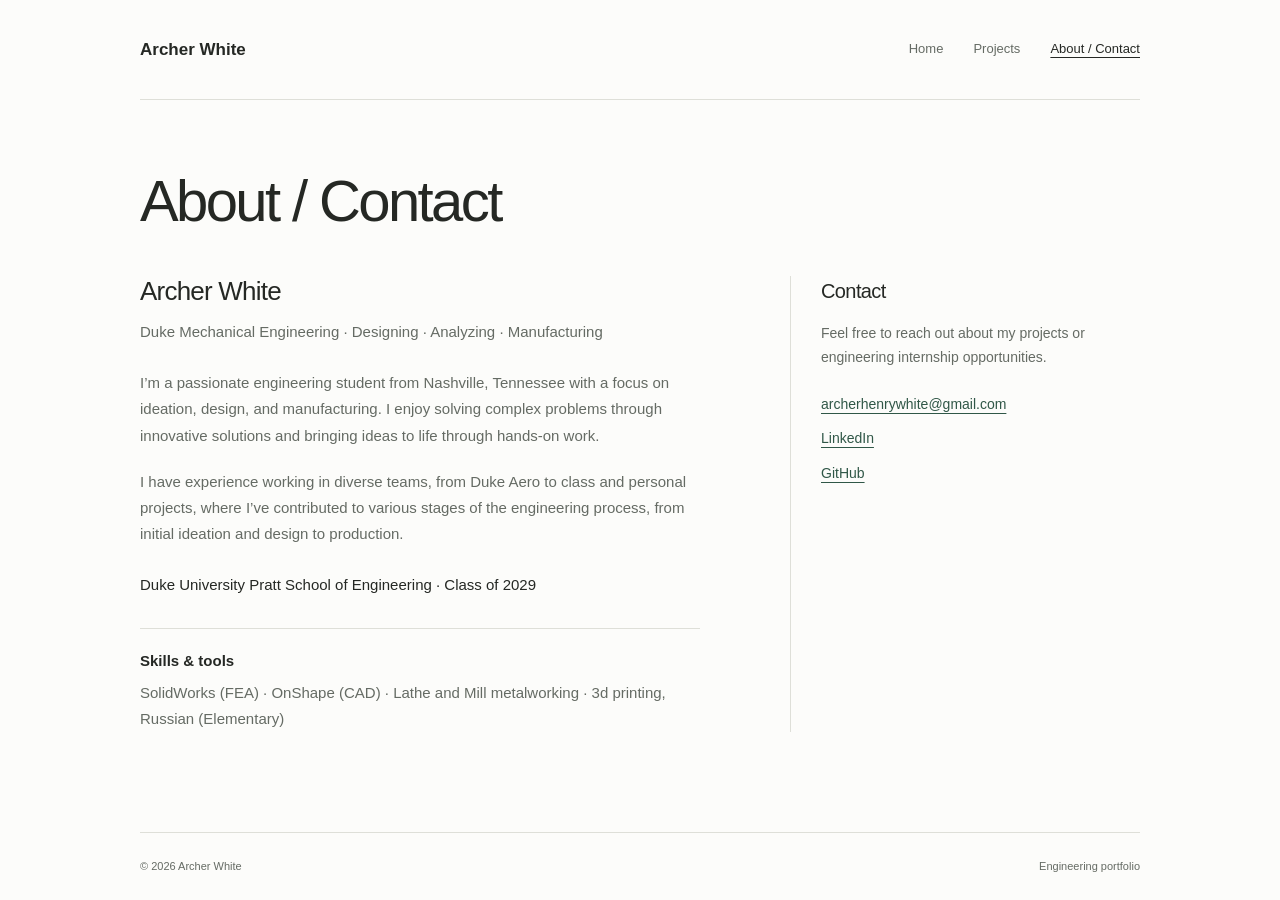
<file: about.html>
<!doctype html>
<html lang="en">
<head>
  <meta charset="UTF-8">
  <meta name="viewport" content="width=device-width, initial-scale=1">
  <meta name="description" content="Engineering background and contact information.">
  <title>About / Contact | Engineering Portfolio</title>
  <link rel="stylesheet" href="style.css">
  <script src="content.js" defer></script>
  <script src="script.js" defer></script>
</head>
<body data-page="about">
  <a class="skip-link" href="#main">Skip to content</a>
  <header class="site-header wrap">
    <a href="index.html" class="site-name" data-name>Your Name</a>
    <nav aria-label="Main navigation">
      <a href="index.html">Home</a>
      <a href="projects.html">Projects</a>
      <a href="about.html" aria-current="page">About / Contact</a>
    </nav>
  </header>
  <main id="main" class="wrap">
    <div class="page-intro"><h1>About / Contact</h1></div>
    <div class="about-layout">
      <section class="about-copy" aria-labelledby="about-title"><h2 id="about-title" data-name>Your Name</h2><p id="about-subtitle" class="subtitle"></p><div id="bio"></div><p id="education" hidden></p><div id="skills-block" hidden><h3>Skills &amp; tools</h3><p id="skills"></p></div></section>
      <section class="contact" aria-labelledby="contact-title"><h2 id="contact-title">Contact</h2><p id="contact-intro"></p><ul id="contact-links" class="contact-links"></ul><p id="contact-placeholder" class="muted">Contact details coming soon.</p></section>
    </div>
    <noscript><p>Enable JavaScript to display the biography and contact information.</p></noscript>
  </main>
  <footer class="site-footer wrap"><span>© <span data-year></span> <span data-name>Your Name</span></span><span>Engineering portfolio</span></footer>
</body>
</html>
</file>
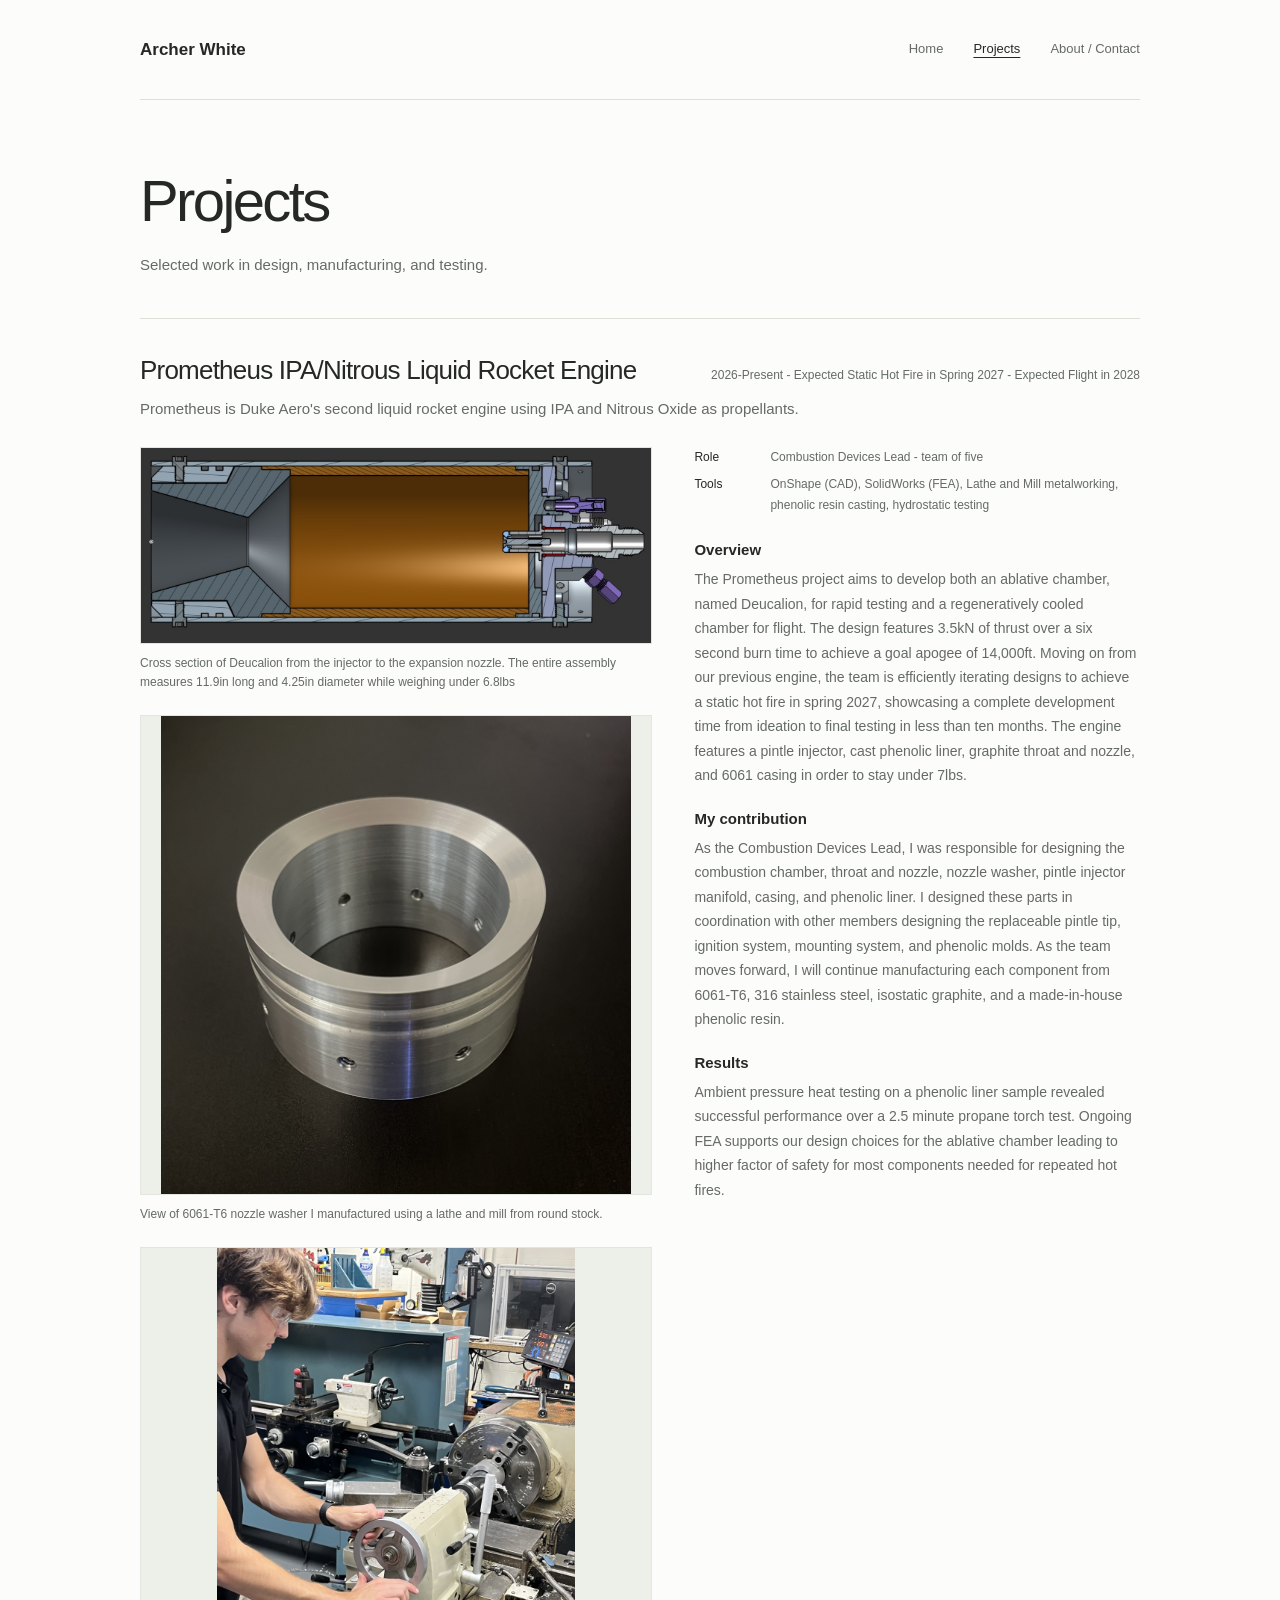
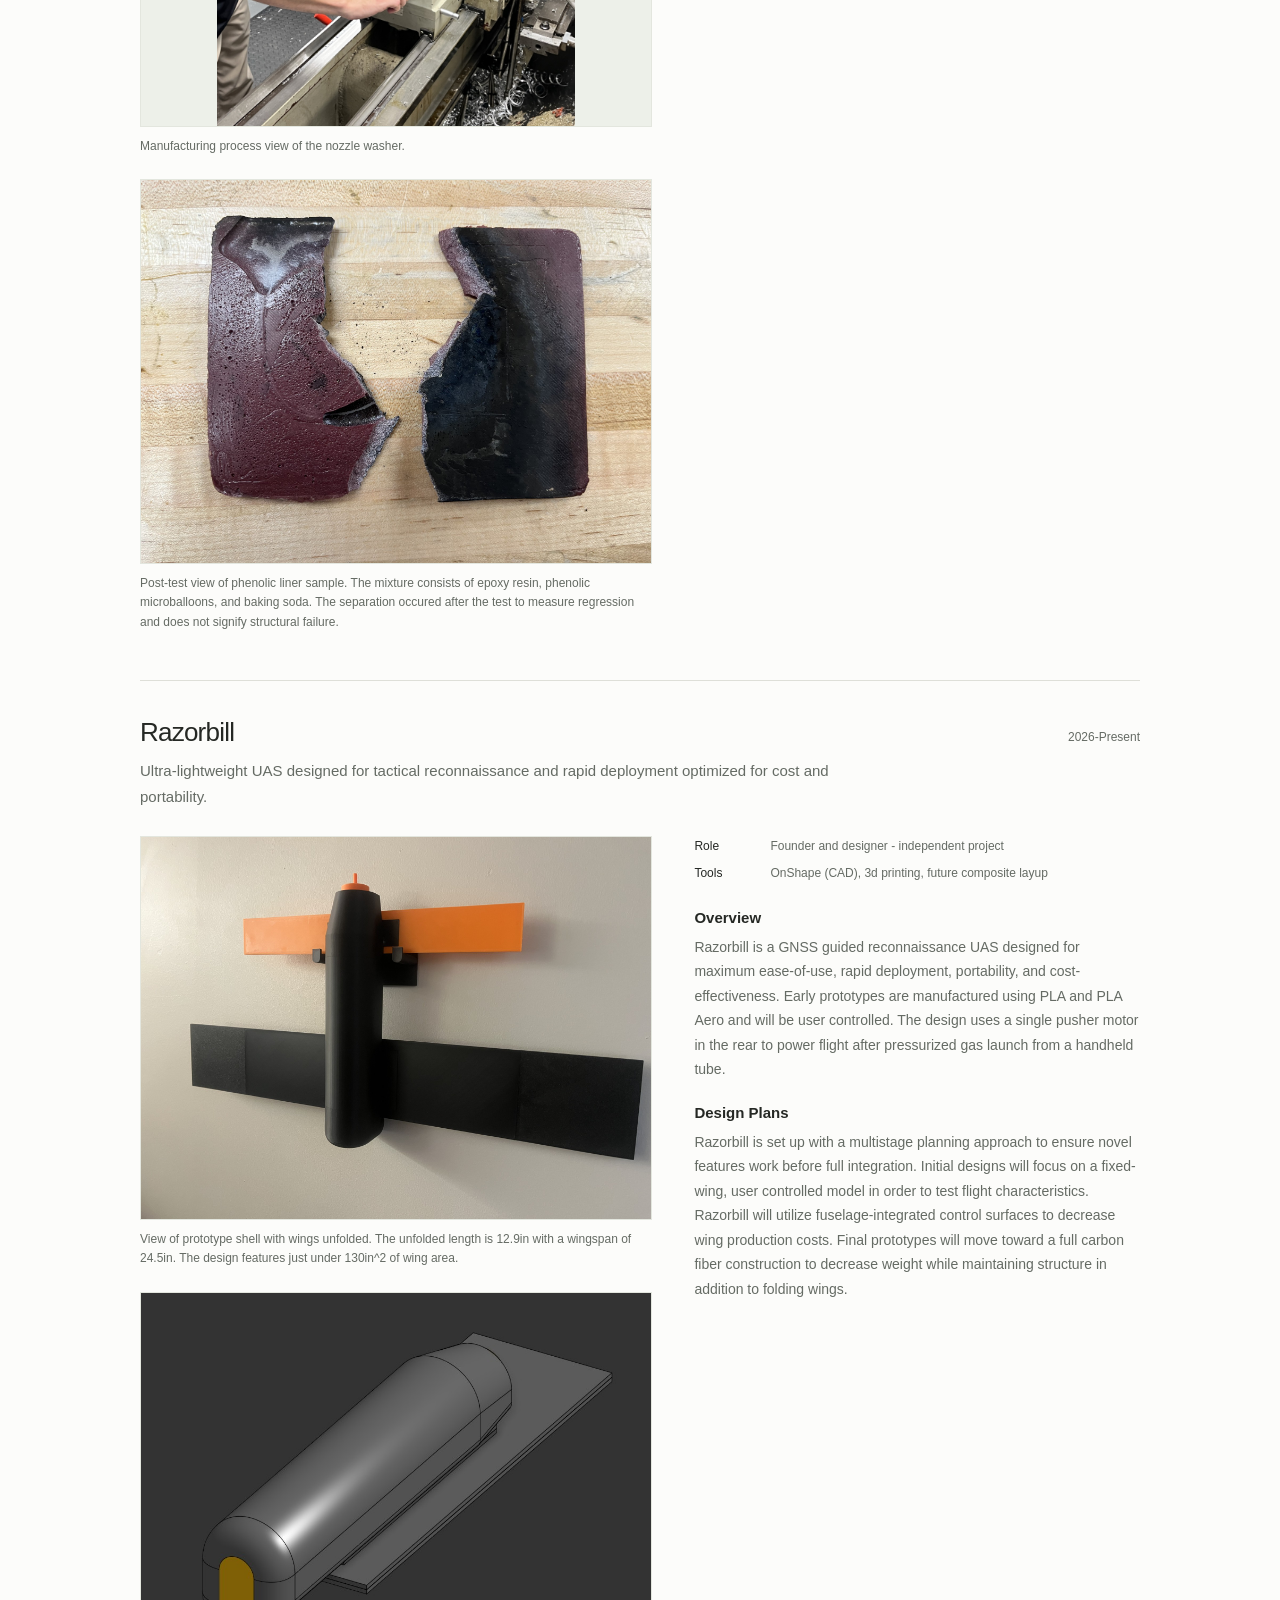
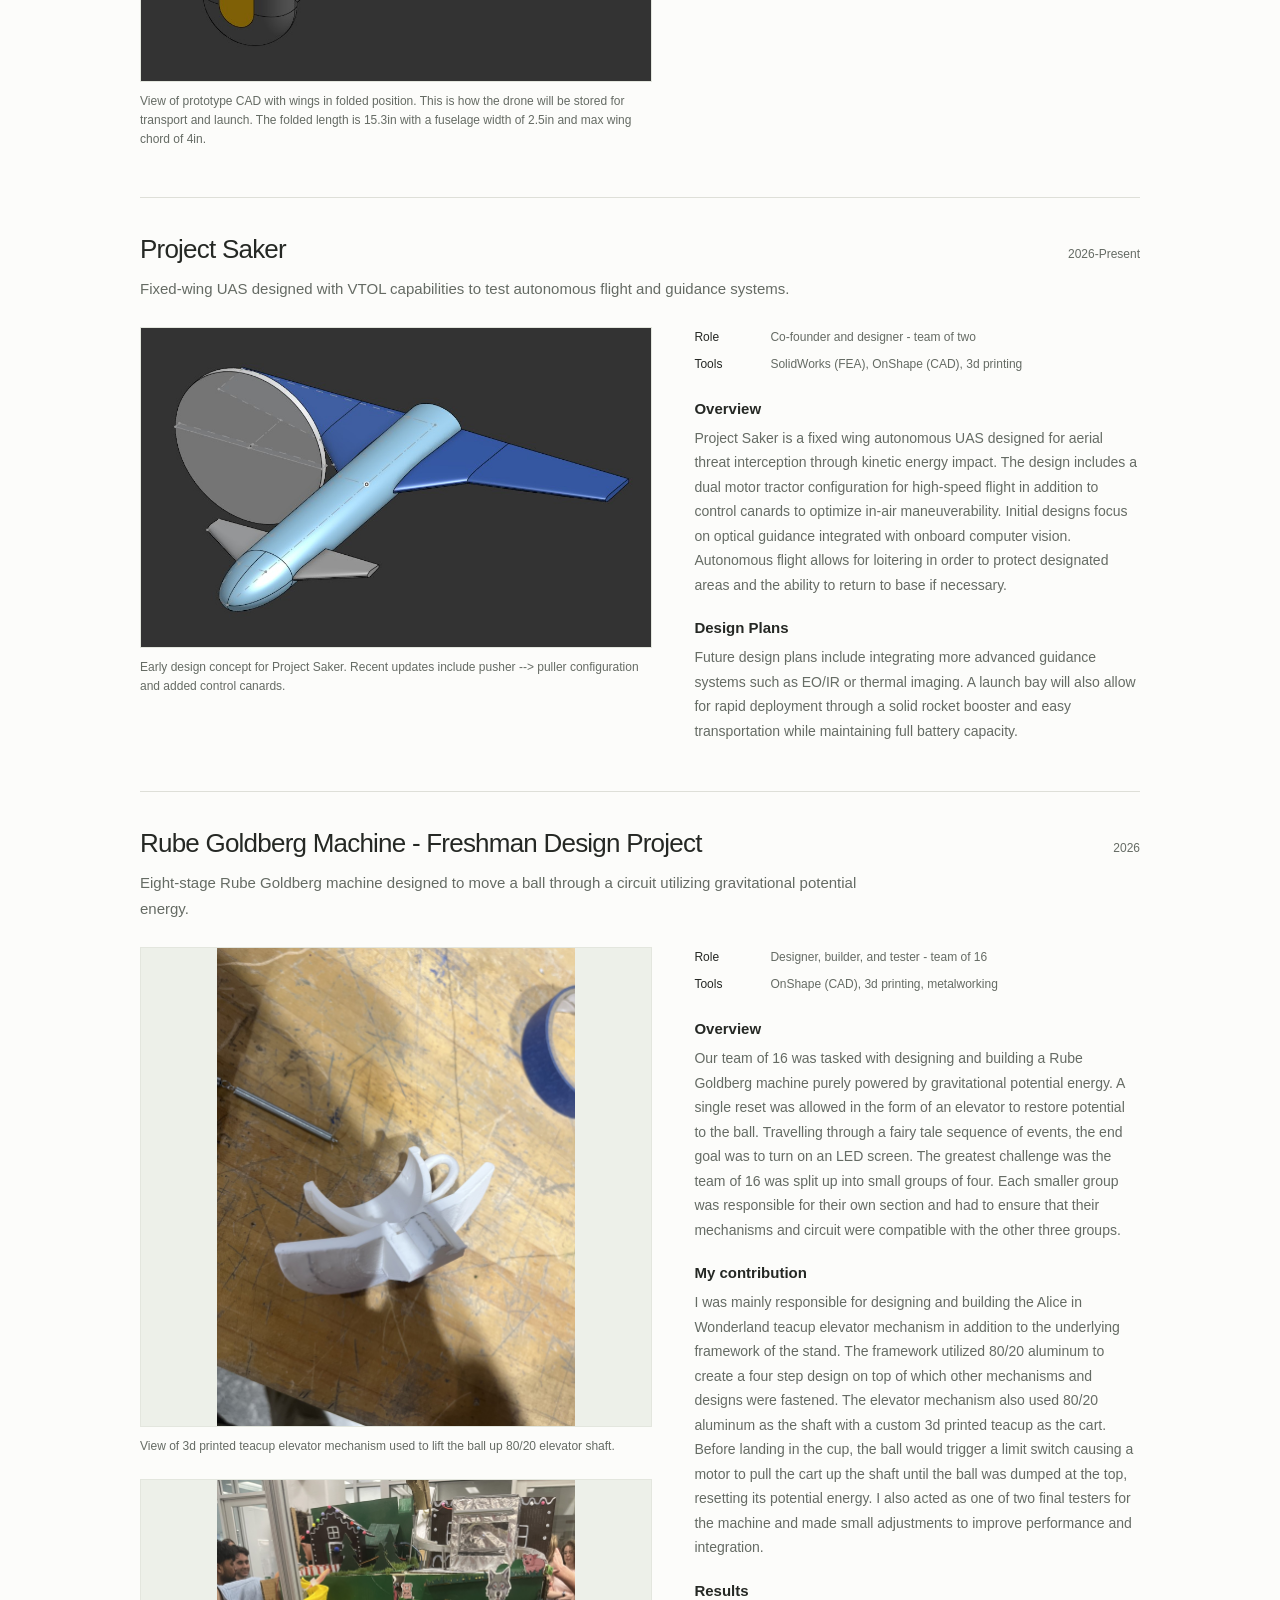
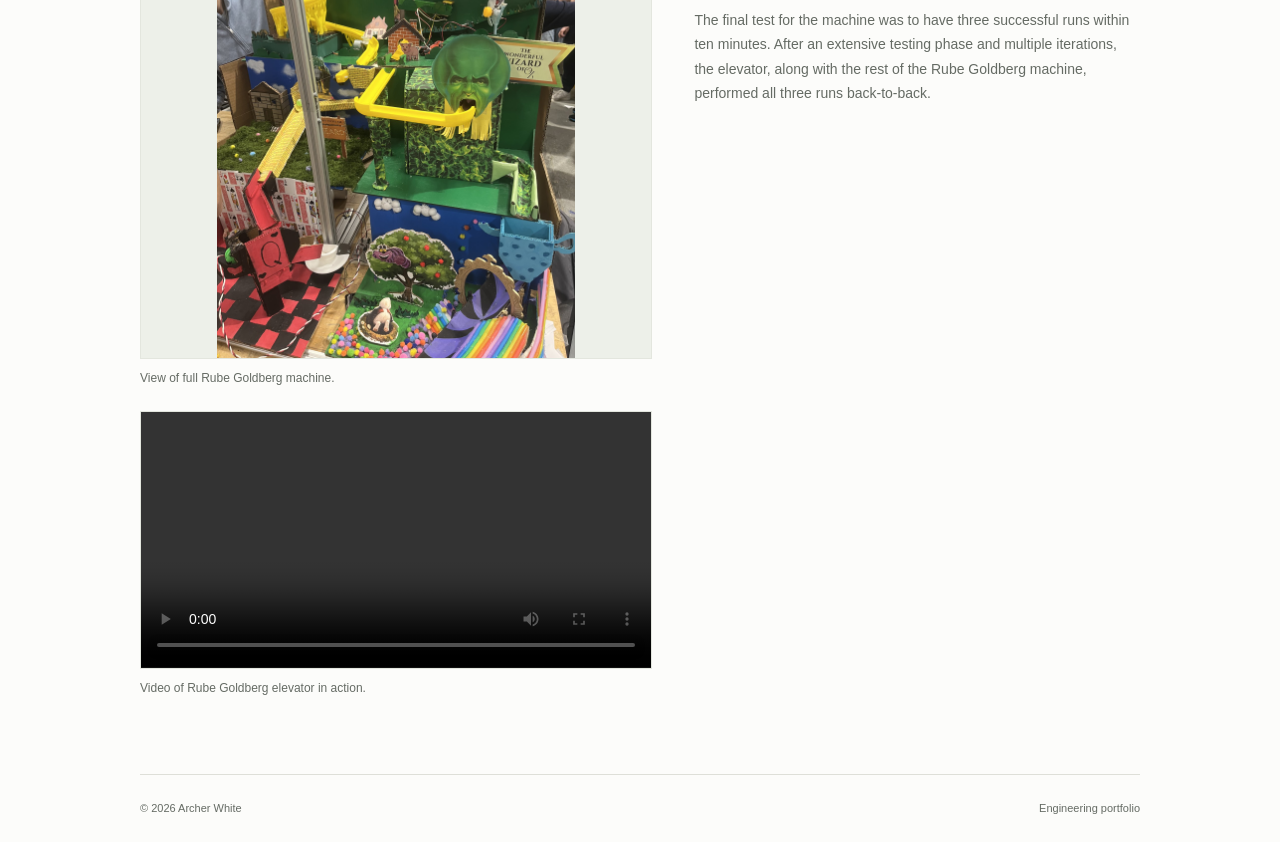
<file: projects.html>
<!doctype html>
<html lang="en">
<head>
  <meta charset="UTF-8">
  <meta name="viewport" content="width=device-width, initial-scale=1">
  <meta name="description" content="Engineering projects, photos, and design descriptions.">
  <title>Projects | Engineering Portfolio</title>
  <link rel="stylesheet" href="style.css">
  <script src="content.js" defer></script>
  <script src="script.js" defer></script>
</head>
<body data-page="projects">
  <a class="skip-link" href="#main">Skip to content</a>
  <header class="site-header wrap">
    <a href="index.html" class="site-name" data-name>Your Name</a>
    <nav aria-label="Main navigation">
      <a href="index.html">Home</a>
      <a href="projects.html" aria-current="page">Projects</a>
      <a href="about.html">About / Contact</a>
    </nav>
  </header>
  <main id="main" class="wrap">
    <div class="page-intro"><h1>Projects</h1><p>Selected work in design, manufacturing, and testing.</p></div>
    <div id="project-list"></div>
    <noscript><p>Enable JavaScript to display project photos and descriptions.</p></noscript>
  </main>
  <footer class="site-footer wrap"><span>© <span data-year></span> <span data-name>Your Name</span></span><span>Engineering portfolio</span></footer>
</body>
</html>
</file>
<file: style.css>
:root {
  --background: #fcfcfa;
  --text: #252824;
  --muted: #656b64;
  --line: #dedfd8;
  --link: #305747;
}
* { box-sizing: border-box; }
body {
  margin: 0;
  background: var(--background);
  color: var(--text);
  font-family: Arial, Helvetica, sans-serif;
  font-size: 15px;
  line-height: 1.75;
  min-height: 100vh;
  display: flex;
  flex-direction: column;
}
[hidden] { display: none !important; }
.wrap { width: min(1000px, calc(100% - 64px)); margin-inline: auto; }
main { flex: 1; }
a { color: var(--link); text-underline-offset: 4px; }
a:hover { color: var(--text); }
a:focus-visible { outline: 2px solid var(--link); outline-offset: 5px; }
img { display: block; max-width: 100%; }
h1, h2, h3, p, figure { margin: 0; }
h1, h2, h3 { line-height: 1.2; font-weight: 500; }
h1 { font-size: clamp(38px, 5vw, 58px); letter-spacing: -.045em; }
h2 { font-size: 26px; letter-spacing: -.03em; }
h3 { font-size: 15px; font-weight: 600; }
.muted, .subtitle { color: var(--muted); }
.site-header {
  min-height: 100px;
  display: flex;
  align-items: center;
  justify-content: space-between;
  gap: 28px;
  border-bottom: 1px solid var(--line);
}
.site-name { color: var(--text); text-decoration: none; font-size: 17px; font-weight: 600; }
nav { display: flex; align-items: center; gap: 30px; }
nav a { font-size: 13px; color: var(--muted); text-decoration: none; }
nav a[aria-current] { color: var(--text); text-decoration: underline; text-decoration-thickness: 1px; }
.skip-link { position: fixed; top: -100px; left: 20px; padding: 8px 16px; background: var(--text); color: white; z-index: 2; }
.skip-link:focus { top: 12px; }
.eyebrow { font-size: 11px; text-transform: uppercase; letter-spacing: .13em; color: var(--muted); margin-bottom: 16px; }
.home-intro { padding: 76px 0 44px; max-width: 690px; }
.home-intro .subtitle { font-size: 16px; margin: 15px 0 24px; }
.intro-text { font-size: 18px; line-height: 1.8; max-width: 640px; }
.home-figure { margin: 0 0 66px; }
.home-figure img { width: 100%; max-height: 480px; object-fit: contain; background: #edf0e9; }
figcaption { margin-top: 10px; font-size: 12px; line-height: 1.6; color: var(--muted); }
.page-intro { padding: 66px 0 40px; }
.page-intro p { margin-top: 16px; color: var(--muted); }
.project { padding: 36px 0 48px; border-top: 1px solid var(--line); }
.project:last-child { margin-bottom: 28px; }
.project-heading { display: flex; justify-content: space-between; align-items: baseline; gap: 22px; margin-bottom: 10px; }
.project-date { color: var(--muted); font-size: 12px; white-space: nowrap; }
.project-summary { max-width: 720px; margin-bottom: 25px; color: var(--muted); }
.project-body { display: grid; grid-template-columns: 1.15fr 1fr; gap: 42px; align-items: start; }
.project-photos { display: grid; gap: 23px; min-width: 0; }
.project-photos img { width: 100%; max-height: 480px; object-fit: contain; background: #edf0e9; border: 1px solid #e3e6de; }
.project-notes { min-width: 0; }
.project-facts { margin: 0 0 25px; font-size: 12px; color: var(--muted); }
.project-facts > div { display: grid; grid-template-columns: 64px 1fr; gap: 12px; margin-bottom: 6px; }
.project-facts dt { color: var(--text); }
.project-facts dd { margin: 0; overflow-wrap: anywhere; }
.project-note + .project-note { margin-top: 22px; }
.project-note p { color: var(--muted); font-size: 14px; margin-top: 8px; white-space: pre-line; }
.project-links { list-style: none; padding: 0; margin: 24px 0 0; font-size: 13px; }
.project-links li + li { margin-top: 8px; }
.project.no-photos .project-body { grid-template-columns: 1fr; max-width: 720px; }
.about-layout { display: grid; grid-template-columns: 1.6fr 1fr; gap: 90px; padding: 0 0 80px; }
.about-copy .subtitle { margin: 12px 0 25px; }
#bio p + p { margin-top: 20px; }
#bio p { color: var(--muted); }
#education { margin-top: 24px; white-space: pre-line; }
#skills-block { border-top: 1px solid var(--line); margin-top: 30px; padding-top: 23px; }
#skills { color: var(--muted); margin-top: 10px; }
.contact { border-left: 1px solid var(--line); padding-left: 30px; }
.contact h2 { font-size: 20px; margin: 3px 0 18px; }
.contact p { font-size: 14px; color: var(--muted); }
.contact-links { list-style: none; margin: 22px 0 0; padding: 0; }
.contact-links li { margin-bottom: 10px; overflow-wrap: anywhere; font-size: 14px; }
.site-footer { border-top: 1px solid var(--line); display: flex; justify-content: space-between; gap: 20px; padding: 24px 0; color: var(--muted); font-size: 11px; }
@media (max-width: 760px) {
  .wrap { width: calc(100% - 40px); }
  .site-header { min-height: 90px; gap: 20px; }
  nav { gap: 20px; }
  .home-intro { padding-top: 52px; }
  .project-body { gap: 25px; }
  .about-layout { gap: 38px; }
  .contact { padding-left: 22px; }
}
@media (max-width: 560px) {
  .site-header { flex-direction: column; align-items: flex-start; justify-content: center; gap: 15px; padding: 21px 0; }
  nav { gap: 25px; flex-wrap: wrap; }
  nav a { font-size: 12px; }
  .home-intro { padding: 42px 0 32px; }
  .intro-text { font-size: 16px; }
  .home-intro .subtitle { font-size: 14px; }
  .page-intro { padding: 42px 0 30px; }
  .project-heading { flex-direction: column; gap: 6px; }
  .project-body, .about-layout { grid-template-columns: 1fr; }
  .project { padding: 28px 0 35px; }
  .project-body { gap: 28px; }
  .project-heading h2 { font-size: 25px; }
  .contact { border-left: 0; border-top: 1px solid var(--line); padding: 28px 0 0; }
  .about-layout { gap: 32px; padding-bottom: 50px; }
  .site-footer { font-size: 10px; }
}
.project-photos video {
  display: block;
  width: 100%;
  max-height: 480px;
  background: #111;
  border: 1px solid #e3e6de;
}
</file>
